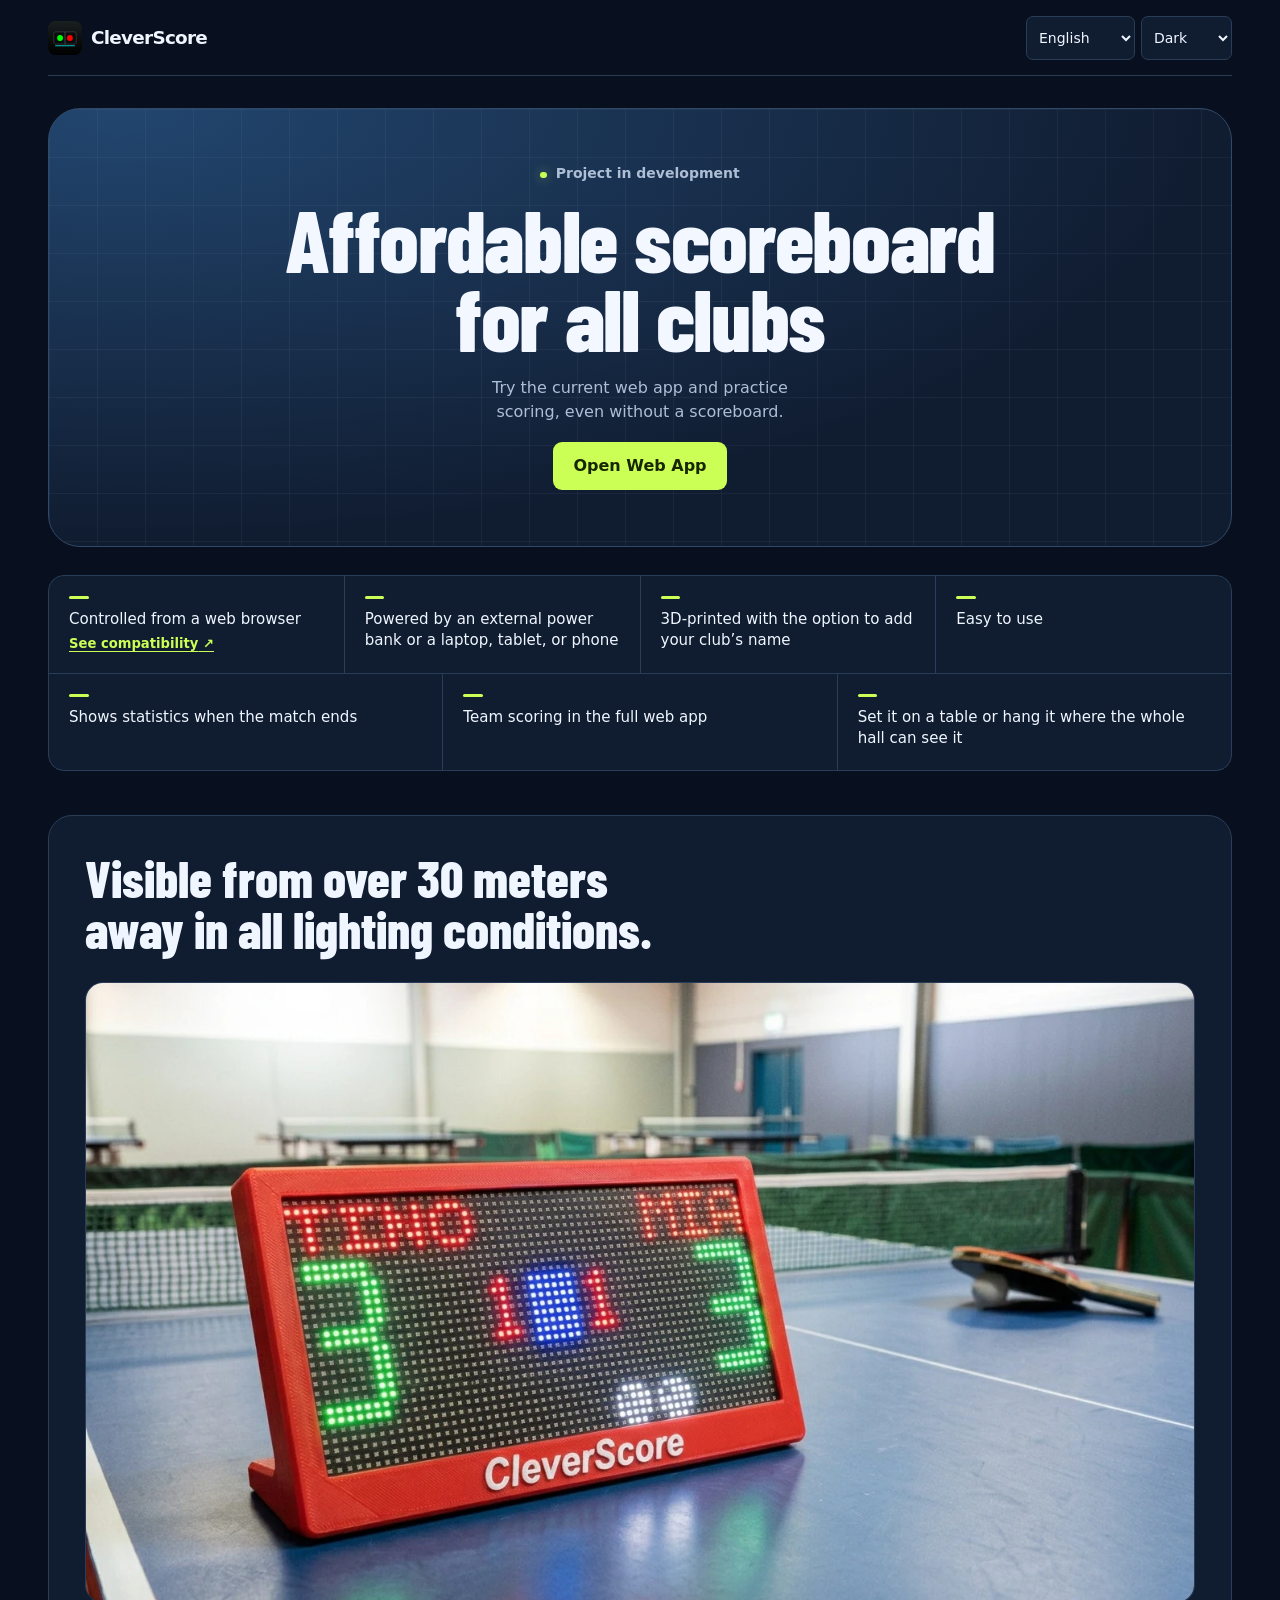
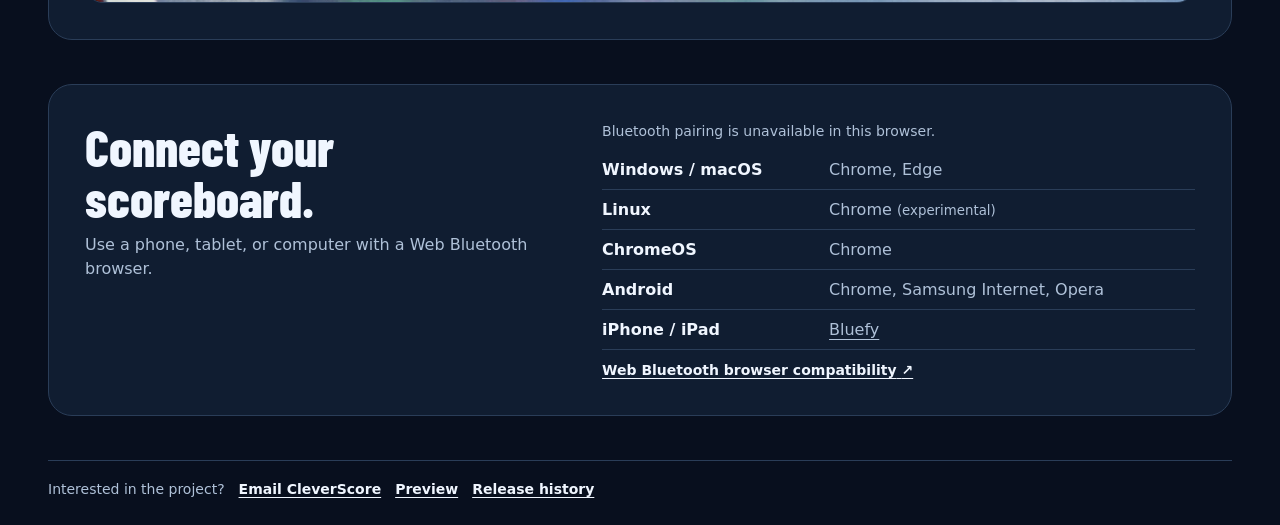
<file: c/index.html>
<!doctype html>
<html lang="en" data-theme="dark" data-page="cleverscore-project">
  <head>
    <meta charset="utf-8">
    <meta name="viewport" content="width=device-width, initial-scale=1">
    <meta name="description" content="Try CleverScore, a 3D-printed LED scoreboard for table tennis.">
    <title>CleverScore · Table tennis scoreboard</title>
    <link rel="icon" href="./app-icon.svg" type="image/svg+xml">
    <link rel="preload" href="./fonts/barlow-condensed-800.woff2" as="font" type="font/woff2" crossorigin>
    <link rel="stylesheet" href="./site.css">
  </head>
  <body>
    <header class="site-header wrap">
      <a class="brand" href="./">
        <img src="./app-icon.svg" width="34" height="34" alt="">
        CleverScore
      </a>
      <div class="preferences">
        <label class="sr-only" for="site-language" data-text="site.language">Language</label>
        <select id="site-language">
          <option value="en" lang="en">English</option>
          <option value="de" lang="de">Deutsch</option>
          <option value="es" lang="es">Español</option>
          <option value="pt" lang="pt">Português</option>
          <option value="fr" lang="fr">Français</option>
          <option value="zh" lang="zh">中文</option>
          <option value="ja" lang="ja">日本語</option>
          <option value="cs" lang="cs">Čeština</option>
          <option value="hu" lang="hu">Magyar</option>
          <option value="ro" lang="ro">Română</option>
          <option value="ru" lang="ru">Русский</option>
        </select>
        <label class="sr-only" for="site-theme" data-text="site.theme">Color scheme</label>
        <select id="site-theme">
          <option value="system" data-text="site.theme.system">System</option>
          <option value="light" data-text="site.theme.light">Light</option>
          <option value="dark" selected data-text="site.theme.dark">Dark</option>
        </select>
      </div>
    </header>

    <main class="wrap">
      <section class="hero" aria-labelledby="site-headline">
        <p class="project-status" data-text="site.projectStatus">Project in development</p>
        <h1 id="site-headline" data-text="site.headline">Affordable scoreboard for all clubs</h1>
        <p class="practice-description" data-text="site.practiceDescription">Try the current web app and practice scoring, even without a scoreboard.</p>
        <a class="open-app" href="../cs/" data-text="site.open">Open Web App</a>
      </section>

      <ul class="features" role="list">
        <li>
          <span data-text="site.featureBrowser">Controlled from a web browser</span>
          <a class="feature-compatibility" href="https://developer.mozilla.org/de/docs/Web/API/Web_Bluetooth_API#browser-kompatibilit%C3%A4t"
            target="_blank" rel="noopener noreferrer">
            <span data-text="site.seeCompatibility">See compatibility</span>
            <span aria-hidden="true">↗</span>
            <span class="sr-only" data-text="site.newTab">(opens in a new tab)</span>
          </a>
        </li>
        <li data-text="site.featurePower">Powered by an external power bank or a laptop, tablet, or phone</li>
        <li data-text="site.featurePrint">3D-printed with the option to add your club’s name</li>
        <li data-text="site.featureEase">Easy to use</li>
        <li data-text="site.featureStats">Shows statistics when the match ends</li>
        <li data-text="site.featureTeam">Team scoring in the full web app</li>
        <li data-text="site.featurePlacement">Set it on a table or hang it where the whole hall can see it</li>
      </ul>

      <section class="visibility" aria-labelledby="visibility-title">
        <h2 id="visibility-title" data-text="site.visibilityTitle">Visible from over 30 meters away in all lighting conditions.</h2>
        <img src="./images/cs-light.webp" width="1376" height="768"
          loading="lazy" decoding="async" alt="CleverScore showing 3–3 in a brightly lit sports hall." data-alt="site.daylightAlt">
      </section>

      <section class="connect" aria-labelledby="connect-title">
        <div class="connect-copy">
          <h2 id="connect-title" data-text="site.connectTitle">Connect your scoreboard.</h2>
          <p id="connect-description" data-text="site.connectDescription">Use a phone, tablet, or computer with a Web Bluetooth browser.</p>
        </div>
        <div class="browser-guide">
          <p class="browser-hint" id="ble-hint" data-text="site.bleHint" hidden>Bluetooth pairing is unavailable in this browser.</p>
          <dl>
            <div>
              <dt>Windows / macOS</dt>
              <dd>Chrome, Edge</dd>
            </div>
            <div>
              <dt>Linux</dt>
              <dd>Chrome <small data-text="site.linuxExperimental">(experimental)</small></dd>
            </div>
            <div>
              <dt>ChromeOS</dt>
              <dd>Chrome</dd>
            </div>
            <div>
              <dt>Android</dt>
              <dd>Chrome, Samsung Internet, Opera</dd>
            </div>
            <div>
              <dt>iPhone / iPad</dt>
              <dd><a href="https://apps.apple.com/app/bluefy-web-ble-browser/id1492822055">Bluefy</a></dd>
            </div>
          </dl>
          <a class="browser-help" href="https://developer.mozilla.org/de/docs/Web/API/Web_Bluetooth_API#browser-kompatibilit%C3%A4t"
            target="_blank" rel="noopener noreferrer">
            <span data-text="site.bleCompatibility">Web Bluetooth browser compatibility</span>
            <span aria-hidden="true">↗</span>
            <span class="sr-only" data-text="site.newTab">(opens in a new tab)</span>
          </a>
        </div>
      </section>
    </main>

    <footer class="site-footer wrap">
      <span data-text="site.interest">Interested in the project?</span>
      <a href="mailto:cleverscore@codres.de" data-text="site.email">Email CleverScore</a>
      <nav class="site-versions">
        <a href="/preview/c/" data-text="site.preview">Preview</a>
        <a href="/releases/" data-text="site.releaseHistory">Release history</a>
      </nav>
    </footer>
    <script type="module">
      import { mountSite } from './site.js'
      mountSite(document)
    </script>
  </body>
</html>
</file>
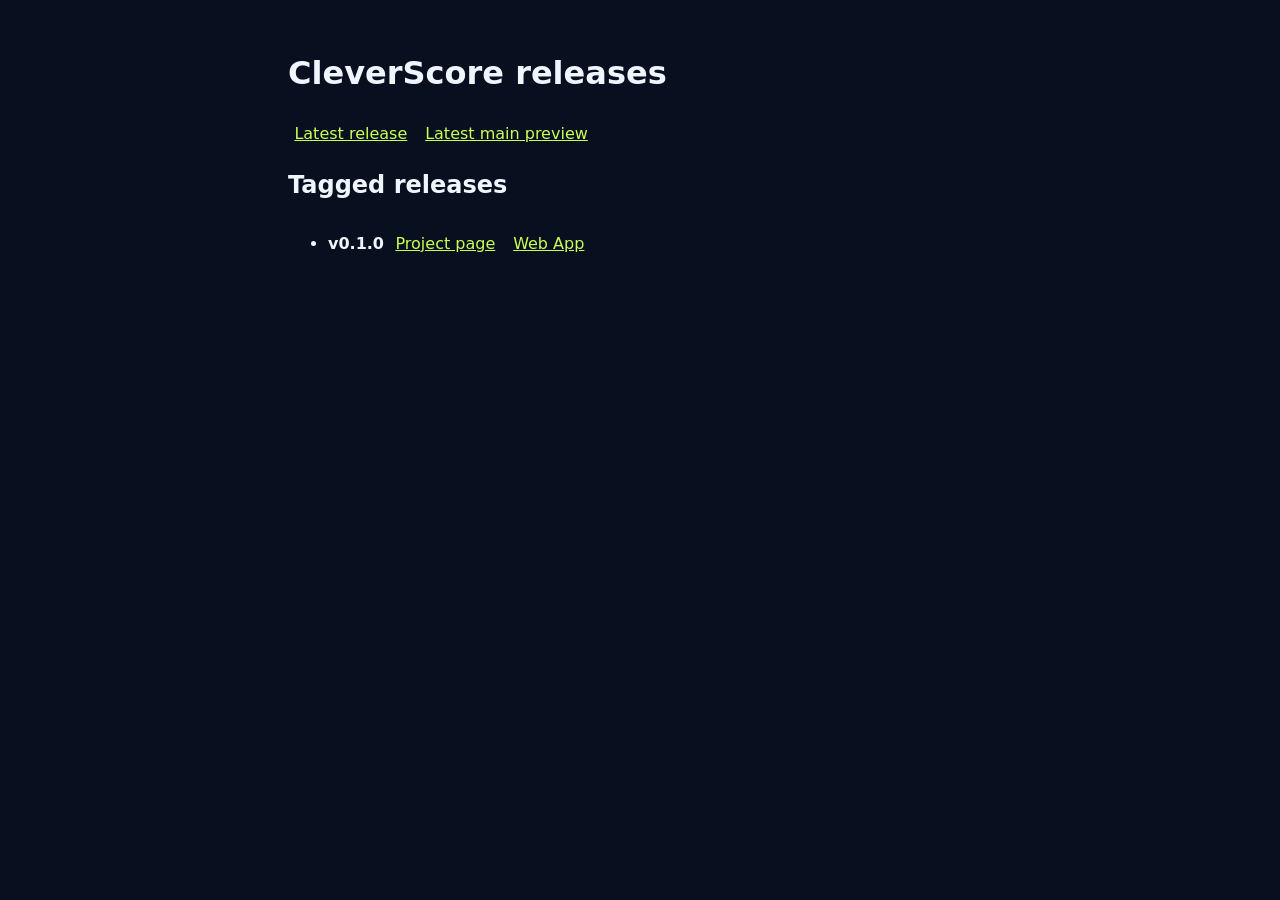
<file: releases/index.html>
<!doctype html>
<html lang="en" data-page="cleverscore-releases">
<meta charset="utf-8">
<meta name="viewport" content="width=device-width, initial-scale=1">
<title>CleverScore releases</title>
<style>
  :root { color-scheme: dark; font: 1rem/1.6 system-ui, sans-serif; background: #080f1e; color: #f0f6ff; }
  body { max-width: 44rem; margin: 3rem auto; padding: 0 1rem; }
  a { color: #cbff56; margin-inline: .4rem; }
  li { padding-block: .4rem; }
</style>
<main>
  <h1>CleverScore releases</h1>
  <nav aria-label="Web versions">
    <a href="../c/">Latest release</a> <a href="../preview/c/">Latest main preview</a>
  </nav>
  <h2>Tagged releases</h2>
  <ul><li><strong>v0.1.0</strong> <a href="./v0.1.0/c/">Project page</a> <a href="./v0.1.0/cs/">Web App</a></li>
</ul>
</main>
</html>
</file>
<file: c/site.css>
@font-face {
  font-family: 'Barlow Condensed';
  src: url('./fonts/barlow-condensed-800.woff2') format('woff2');
  font-style: normal;
  font-weight: 800;
  font-display: swap;
}

:root {
  color-scheme: light;
  --paper: #edf2f8;
  --surface: #f8fbff;
  --ink: #101d30;
  --muted: #47596e;
  --line: #c8d5e2;
  --accent: #cbff56;
  --accent-hover: #dcff8a;
  --action-ink: #182600;
  --focus: #294aa5;
  --display-font: 'Barlow Condensed', 'Arial Narrow', system-ui, sans-serif;
  font-family: Inter, system-ui, sans-serif;
}

:root[data-theme='dark'] {
  color-scheme: dark;
  --paper: #080f1e;
  --surface: #101d31;
  --ink: #f0f6ff;
  --muted: #afc1d8;
  --line: #2a3d58;
  --focus: var(--accent);
}

@media (prefers-color-scheme: dark) {
  :root[data-theme='system'] {
    color-scheme: dark;
    --paper: #080f1e;
    --surface: #101d31;
    --ink: #f0f6ff;
    --muted: #afc1d8;
    --line: #2a3d58;
    --focus: var(--accent);
  }
}

* { box-sizing: border-box; }
body { margin: 0; background: var(--paper); color: var(--ink); }
a { color: inherit; text-underline-offset: .22em; }
p, h1, h2, dl, dd { margin: 0; }
select { font: inherit; }
select, .open-app { touch-action: manipulation; }
[hidden] { display: none; }

:focus-visible {
  outline: 3px solid var(--focus);
  outline-offset: 3px;
}

.sr-only {
  position: absolute;
  width: 1px;
  height: 1px;
  overflow: hidden;
  clip-path: inset(50%);
  white-space: nowrap;
}

.wrap { width: min(100% - 2 * clamp(14px, 4vw, 48px), 1200px); margin-inline: auto; }

.site-header {
  display: flex;
  flex-wrap: wrap;
  justify-content: space-between;
  align-items: center;
  gap: 12px 16px;
  min-height: 76px;
  padding-block: 12px;
  border-bottom: 1px solid var(--line);
}

.brand {
  display: inline-flex;
  flex-wrap: wrap;
  align-items: center;
  gap: 9px;
  max-width: 100%;
  min-height: 44px;
  font-size: 1.15rem;
  font-weight: 750;
  letter-spacing: -.04em;
  text-decoration: none;
}

.preferences {
  display: flex;
  flex-wrap: wrap;
  gap: 6px;
}

.preferences select {
  max-width: 100%;
  min-height: 44px;
  padding: 4px 8px;
  border: 1px solid var(--line);
  border-radius: 7px;
  background: var(--surface);
  color: var(--ink);
  font-size: .875rem;
  cursor: pointer;
}

.hero {
  --ink: #f3f7ff;
  --muted: #adbed5;
  --focus: var(--accent);
  display: grid;
  grid-template-columns: minmax(0, 1fr);
  justify-items: center;
  gap: clamp(10px, 1.5vw, 18px);
  container-type: inline-size;
  margin-block-start: clamp(16px, 3vw, 32px);
  padding: clamp(20px, 5vw, 56px) clamp(12px, 4vw, 42px);
  border: 1px solid #314969;
  border-radius: clamp(16px, 3vw, 32px);
  background:
    linear-gradient(90deg, rgb(181 212 250 / .055) 1px, transparent 1px) 0 0 / 48px 48px,
    linear-gradient(rgb(181 212 250 / .055) 1px, transparent 1px) 0 0 / 48px 48px,
    radial-gradient(ellipse at 6% 0%, #22466f, transparent 70%),
    #101c30;
  color: var(--ink);
  text-align: center;
}

.connect-copy {
  min-width: 0;
  container-type: inline-size;
}

.project-status {
  display: flex;
  align-items: baseline;
  gap: 9px;
  color: var(--muted);
  font-size: .875rem;
  font-weight: 650;
}

.project-status::before {
  content: '';
  display: inline-block;
  flex: 0 0 auto;
  width: .46em;
  height: .46em;
  border-radius: 50%;
  background: var(--accent);
  box-shadow: 0 0 12px rgb(203 255 86 / .48);
}

h1 {
  max-inline-size: 18ch;
  font-family: var(--display-font);
  font-size: clamp(2.8rem, 6.9vw, 6.1rem);
  font-size: min(clamp(2.8rem, 6.9vw, 6.1rem), 18cqi);
  font-weight: 800;
  letter-spacing: -.015em;
  line-height: .9;
  text-wrap: balance;
}

.practice-description {
  max-inline-size: 46ch;
  color: var(--muted);
  line-height: 1.5;
  text-wrap: balance;
}

.open-app {
  display: inline-flex;
  align-items: center;
  justify-content: center;
  min-height: 48px;
  padding: 8px 20px;
  border-radius: 9px;
  background: var(--accent);
  color: var(--action-ink);
  font-weight: 680;
  line-height: 1.2;
  text-decoration: none;
}

.open-app:hover { background: var(--accent-hover); }

.features {
  display: flex;
  flex-wrap: wrap;
  gap: 1px;
  margin-block: clamp(14px, 2.5vw, 28px) 0;
  padding: 0;
  overflow: clip;
  border: 1px solid var(--line);
  border-radius: 16px;
  background: var(--line);
  list-style: none;
  color: var(--ink);
  font-size: .94rem;
  line-height: 1.42;
}

.features li {
  flex: 1 1 max(11rem, 24%);
  min-width: 0;
  padding: clamp(11px, 1.6vw, 20px);
  background: var(--surface);
}

.features li::before {
  content: '';
  display: block;
  width: 1.3em;
  height: 3px;
  margin-block-end: .65em;
  border-radius: 3px;
  background: var(--focus);
}

.feature-compatibility {
  display: block;
  width: fit-content;
  margin-block-start: .35em;
  color: var(--focus);
  font-size: .875em;
  font-weight: 650;
}

.visibility,
.connect {
  margin-block: clamp(20px, 4vw, 44px);
  padding: clamp(12px, 3vw, 36px);
  border: 1px solid var(--line);
  border-radius: clamp(14px, 2vw, 24px);
  background: var(--surface);
}

.connect {
  display: grid;
  grid-template-columns: minmax(0, .88fr) minmax(0, 1.12fr);
  gap: clamp(20px, 4vw, 56px);
}

.visibility h2,
.connect h2 {
  font-family: var(--display-font);
  font-size: clamp(1.95rem, 4vw, 3.35rem);
  font-size: min(clamp(1.95rem, 4vw, 3.35rem), 18cqi);
  font-weight: 800;
  line-height: 1;
}

:is(h1, .visibility h2, .connect h2):is(:lang(ja), :lang(zh)) {
  letter-spacing: normal;
  line-height: 1.13;
}

.visibility {
  container-type: inline-size;
}

.visibility h2 {
  max-inline-size: 32ch;
  margin-block-end: clamp(14px, 2.5vw, 28px);
  text-wrap: balance;
}

.visibility img {
  display: block;
  width: 100%;
  height: auto;
  border: 1px solid var(--line);
  border-radius: clamp(10px, 1.6vw, 18px);
}

.connect p { color: var(--muted); line-height: 1.5; }
.connect-copy p { margin-block-start: 10px; }
.browser-hint { margin-block-end: 8px; font-size: .875rem; }
.browser-guide dl > div {
  display: flex;
  flex-wrap: wrap;
  gap: .25rem .75rem;
  padding-block: 10px;
  border-bottom: 1px solid var(--line);
}
.browser-guide dt { flex: 1 1 7rem; font-weight: 680; }
.browser-guide dd { flex: 2 1 10rem; color: var(--muted); }

.browser-help {
  display: inline-block;
  margin-block-start: .8rem;
  font-size: .875rem;
  font-weight: 650;
}

.site-footer {
  display: flex;
  align-items: baseline;
  flex-wrap: wrap;
  gap: 5px 14px;
  padding-block: 20px 28px;
  border-top: 1px solid var(--line);
  color: var(--muted);
  font-size: .875rem;
}

.site-versions {
  display: flex;
  flex-wrap: wrap;
  gap: 5px 14px;
}

.site-footer a { color: var(--ink); font-weight: 680; }

@media (max-width: 820px) {
  .connect { grid-template-columns: minmax(0, 1fr); }
}
</file>
